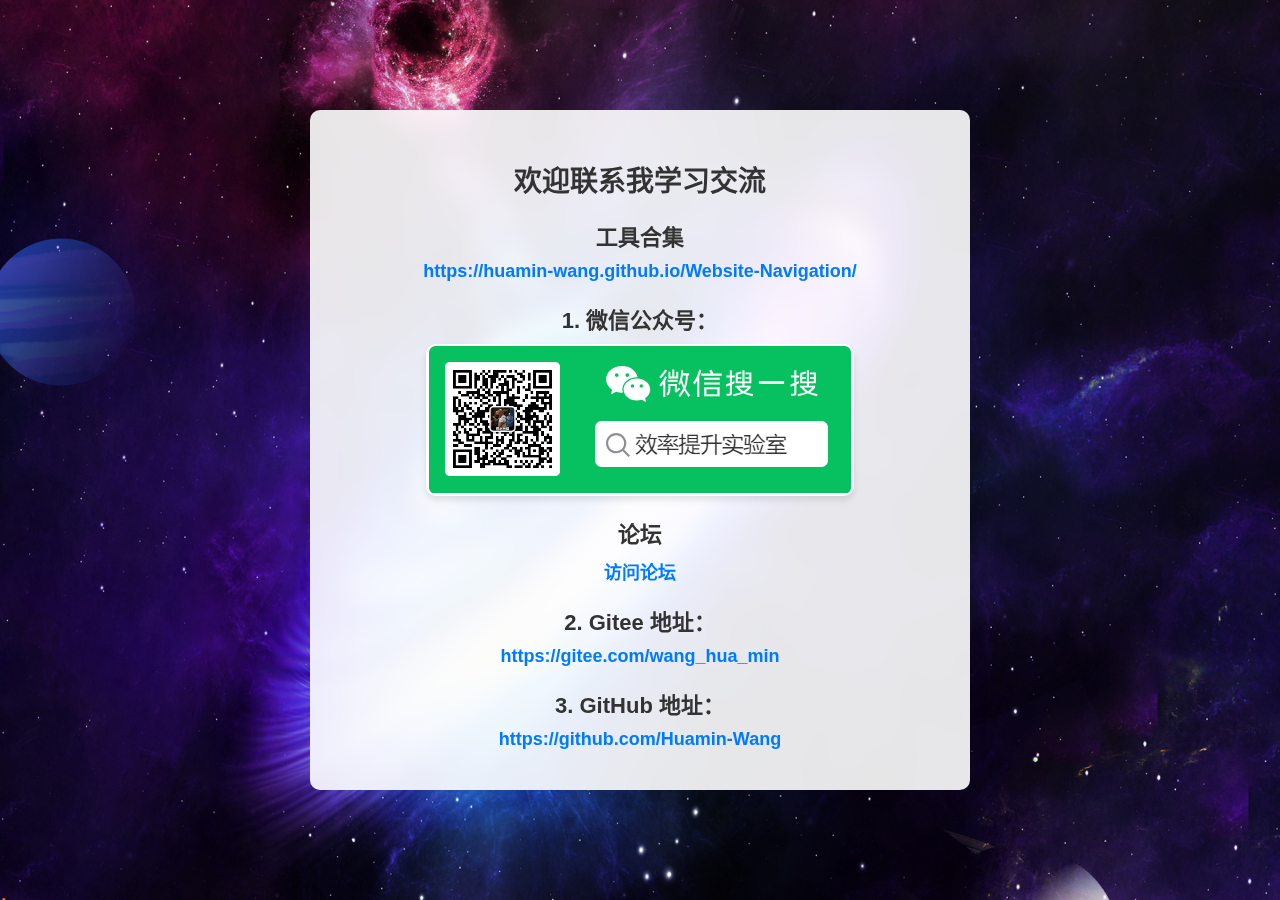
<file: index.html>
<!DOCTYPE html>
<html lang="zh-CN">
<head>
    <meta charset="UTF-8">
    <meta name="viewport" content="width=device-width, initial-scale=1.0">
    <title>欢迎联系我学习交流</title>
    <style>
        body {
            font-family: 'Segoe UI', Tahoma, Geneva, Verdana, sans-serif;
            margin: 0;
            padding: 0;
            background-color: #f4f4f4;
            display: flex;
            justify-content: center;
            align-items: center;
            height: 100vh;
            background-image: url('img/bg.jpeg');
            background-size: cover;
            background-attachment: fixed;
        }
        .container {
            width: 90%;
            max-width: 600px;
            background-color: rgba(255, 255, 255, 0.9);
            padding: 30px;
            box-shadow: 0 0 20px rgba(0, 0, 0, 0.1);
            text-align: center;
            border-radius: 10px;
            backdrop-filter: blur(10px);
            animation: fadeIn 1s ease-out;
        }
        @keyframes fadeIn {
            from { opacity: 0; }
            to { opacity: 1; }
        }
        h1 {
            color: #333333;
            font-size: 28px;
            margin-bottom: 20px;
        }
        h2 {
            color: #333333;
            font-size: 22px;
            margin: 20px 0 10px;
        }
        p {
            color: #555555;
            font-size: 18px;
            margin: 10px 0;
        }
        img {
            display: block;
            margin: 0 auto;
            max-width: 100%;
            height: auto;
            border-radius: 10px;
            box-shadow: 0 4px 6px rgba(0, 0, 0, 0.1);
        }
        a {
            color: #007bff;
            text-decoration: none;
            font-weight: bold;
            transition: color 0.3s ease;
        }
        a:hover {
            color: #0056b3;
        }
    </style>
</head>
<body>
    <div class="container">
        <h1>欢迎联系我学习交流</h1>
        <h2>工具合集</h2>
        <p><a href="https://huamin-wang.github.io/Website-Navigation/" target="_blank">https://huamin-wang.github.io/Website-Navigation/</a></p>
        <h2>1. 微信公众号：</h2>
        <p><img src="img/weixin_code.png" alt="微信公众号：效率提升实验室"></p>
        <h2>论坛</h2>
        <p><a href="forum.html">访问论坛</a></p>
        <h2>2. Gitee 地址：</h2>
        <p><a href="https://gitee.com/wang_hua_min" target="_blank">https://gitee.com/wang_hua_min</a></p>
        <h2>3. GitHub 地址：</h2>
        <p><a href="https://github.com/Huamin-Wang" target="_blank">https://github.com/Huamin-Wang</a></p>
    </div>
</body>
</html>
</file>
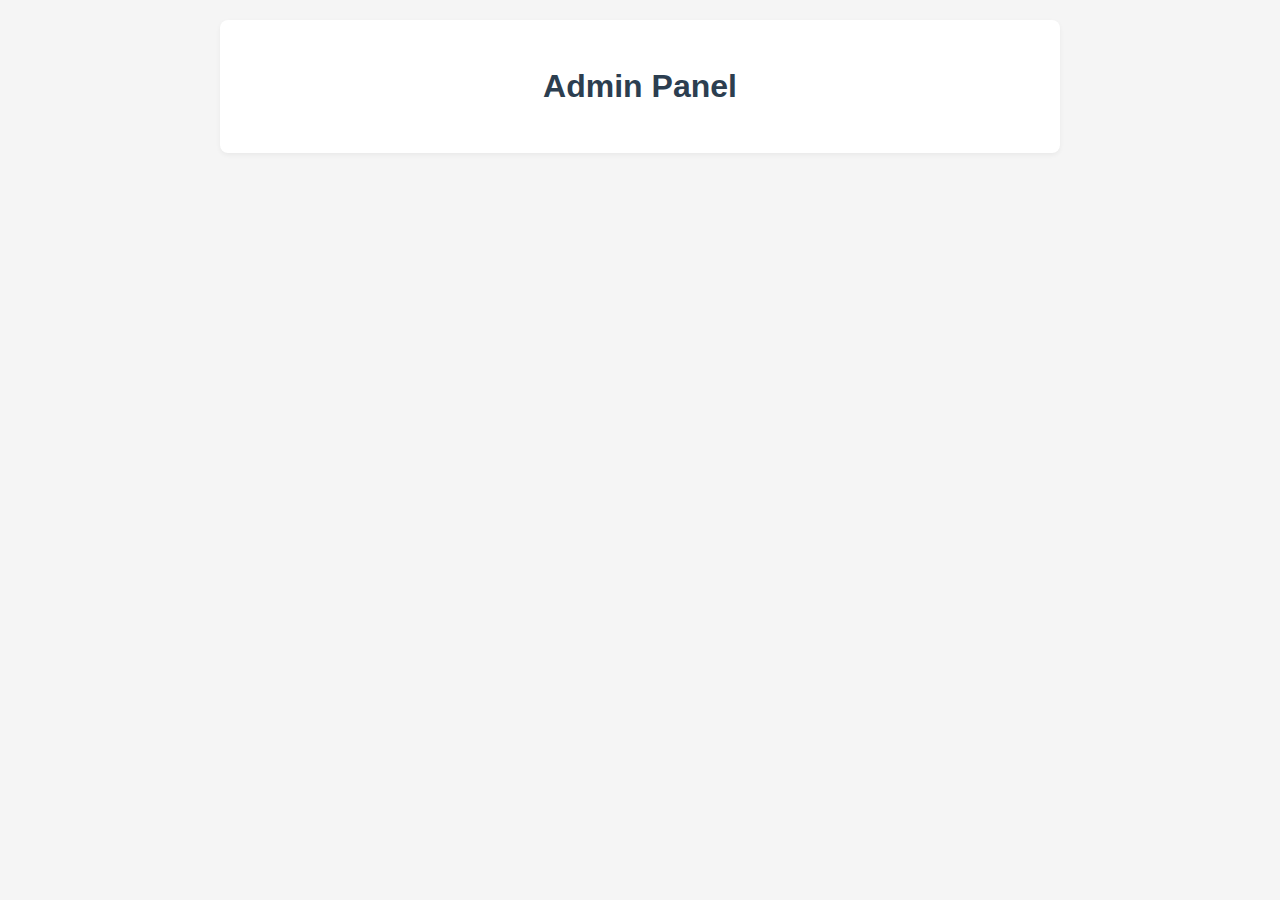
<file: admin.html>
<!DOCTYPE html>
<html lang="en">
<head>
    <meta charset="UTF-8">
    <meta name="viewport" content="width=device-width, initial-scale=1.0">
    <title>Admin Panel</title>
    <link rel="stylesheet" href="styles.css">
    <style>
        body {
            font-family: -apple-system, BlinkMacSystemFont, "Segoe UI", Roboto, sans-serif;
            line-height: 1.6;
            background-color: #f5f5f5;
            color: #333;
            padding: 20px;
        }
        .container {
            max-width: 800px;
            margin: 0 auto;
            padding: 20px;
            background: white;
            border-radius: 8px;
            box-shadow: 0 2px 5px rgba(0,0,0,0.05);
        }
        h1 {
            text-align: center;
            margin-bottom: 20px;
            color: #2c3e50;
        }
        .post {
            margin-bottom: 20px;
            padding: 15px;
            border-bottom: 1px solid #eee;
        }
        .post h3 {
            margin-bottom: 10px;
        }
        .post p {
            margin-bottom: 15px;
        }
        .post button {
            background-color: #3498db;
            color: white;
            border: none;
            border-radius: 4px;
            padding: 8px 12px;
            margin-right: 10px;
            cursor: pointer;
            transition: background-color 0.3s;
        }
        .post button:hover {
            background-color: #2980b9;
        }
        .reply {
            background: #f9f9f9;
            padding: 10px;
            margin-bottom: 10px;
            border-radius: 4px;
        }
        .reply-timestamp {
            color: #666;
            font-size: 0.9rem;
        }
    </style>
</head>
<body>
    <div class="container">
        <h1>Admin Panel</h1>
        <div id="postsList"></div>
    </div>

    <script src="api.js"></script>
    <script src="admin.js"></script>
</body>
</html>
</file>
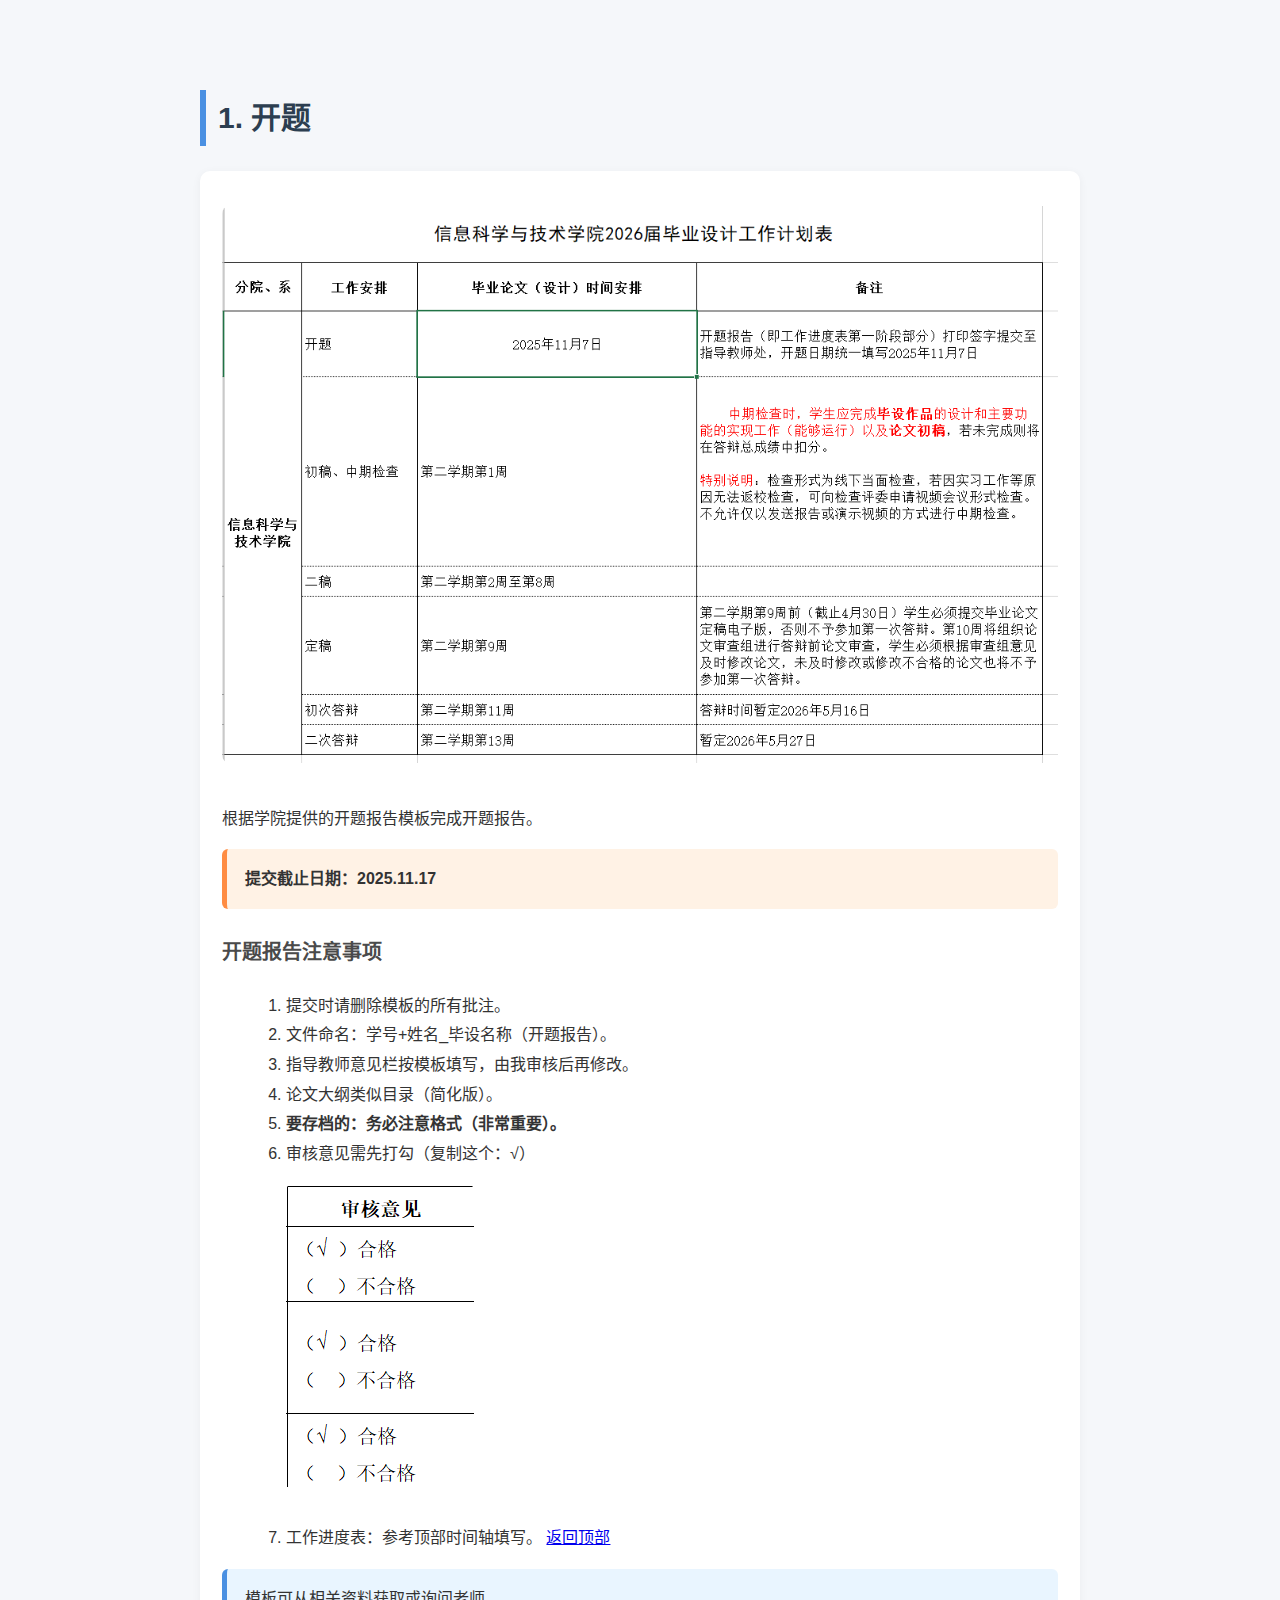
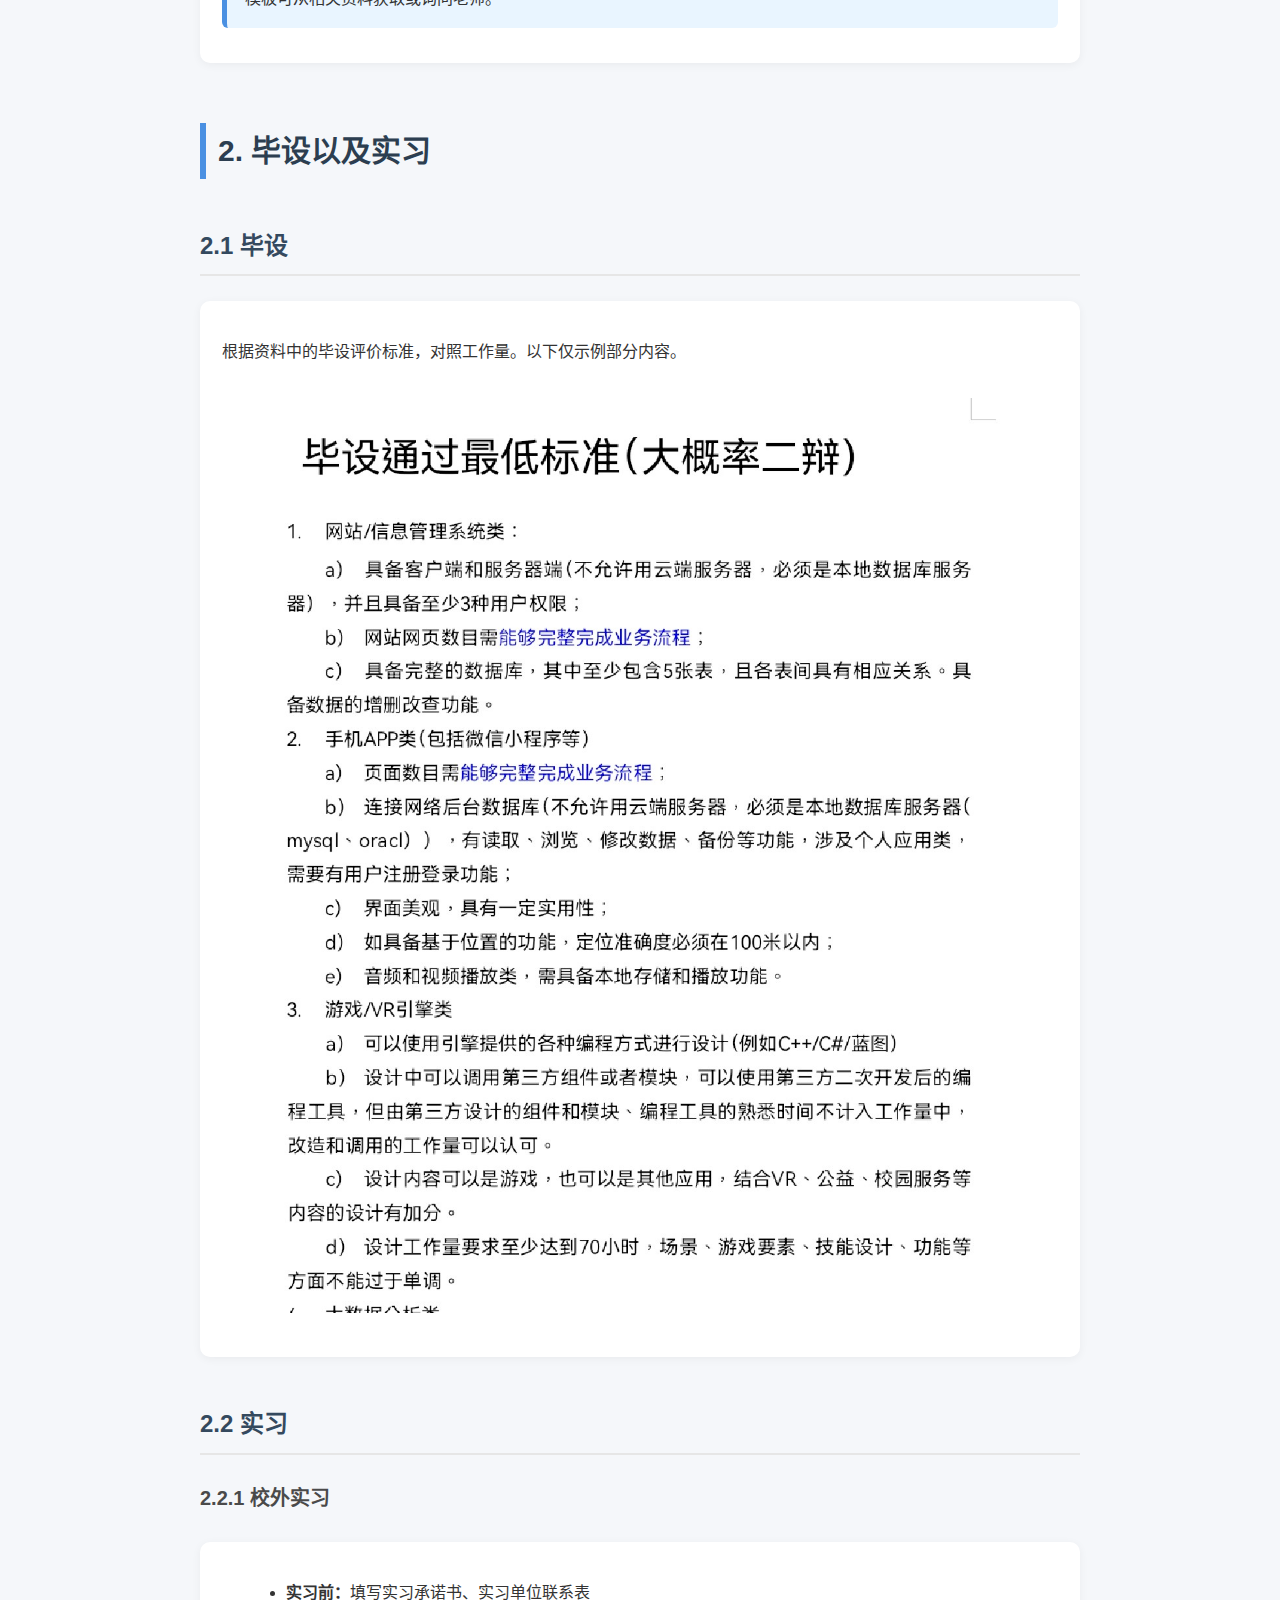
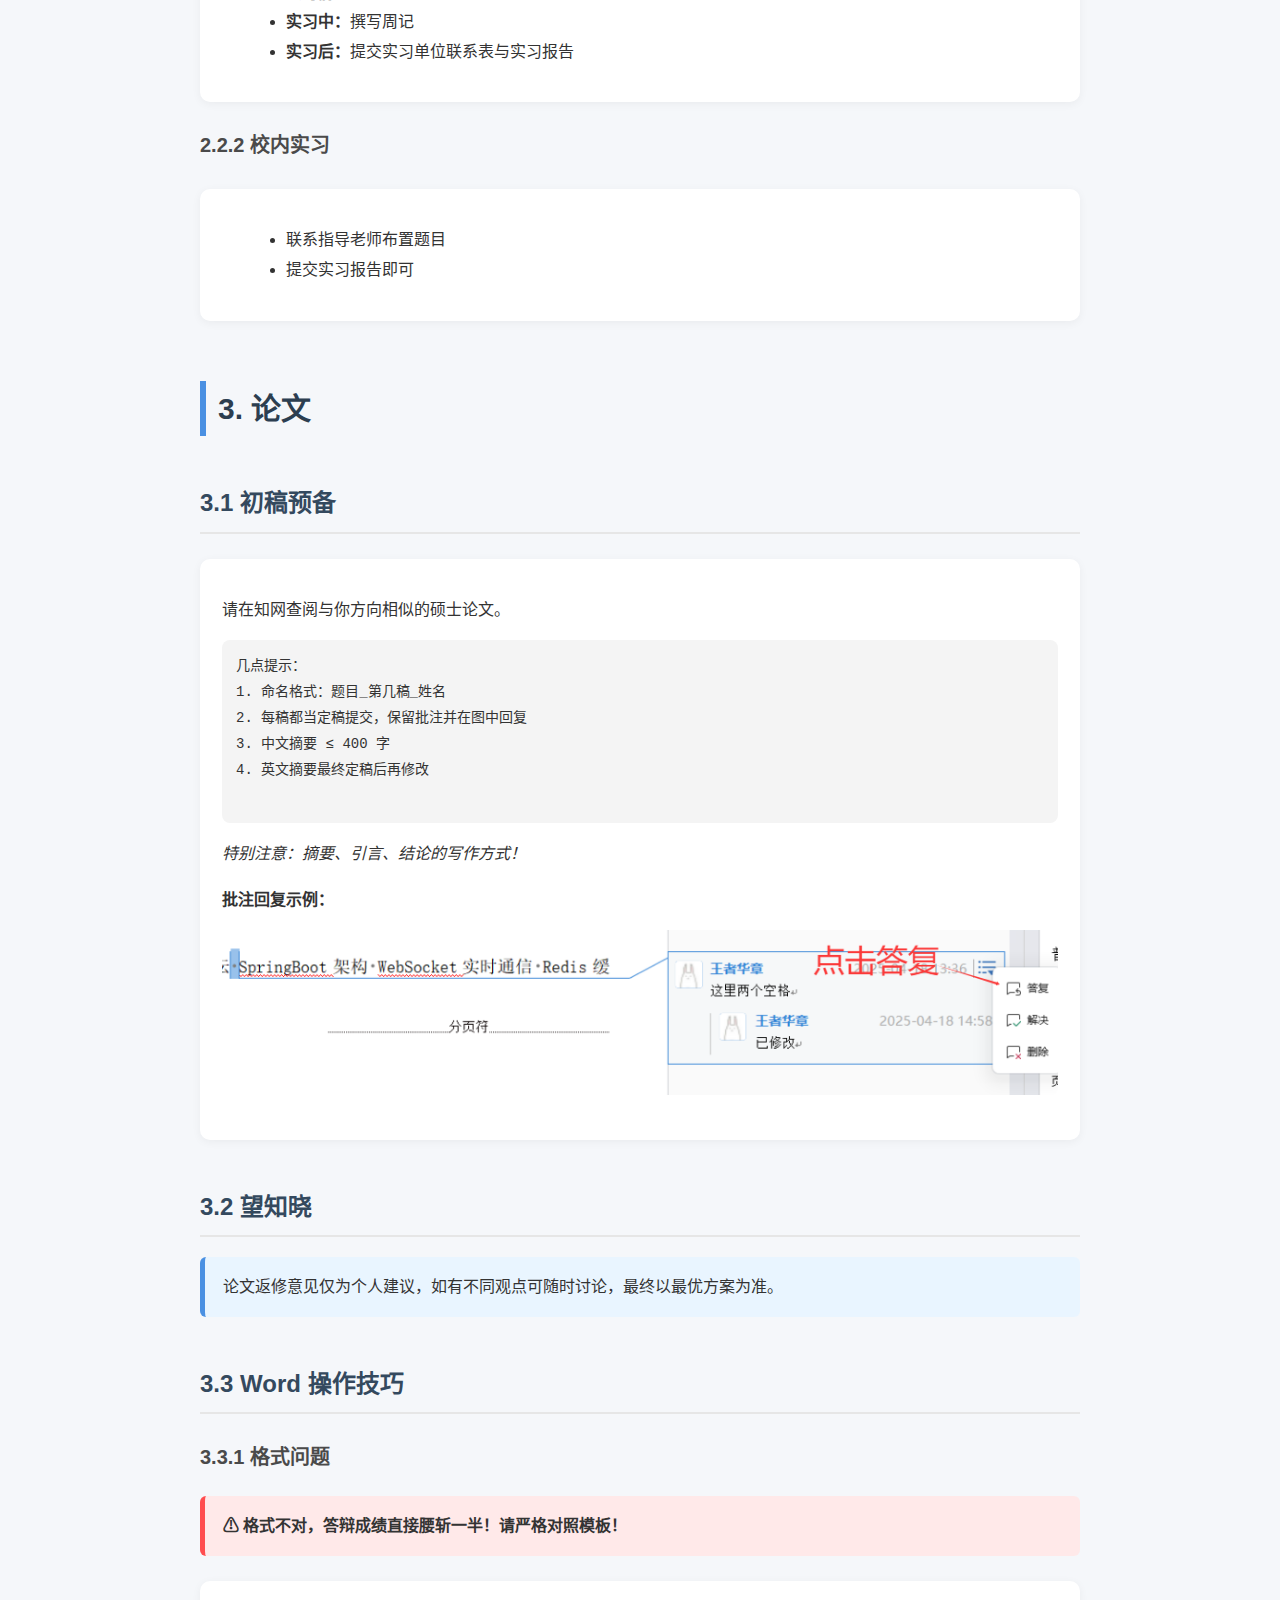
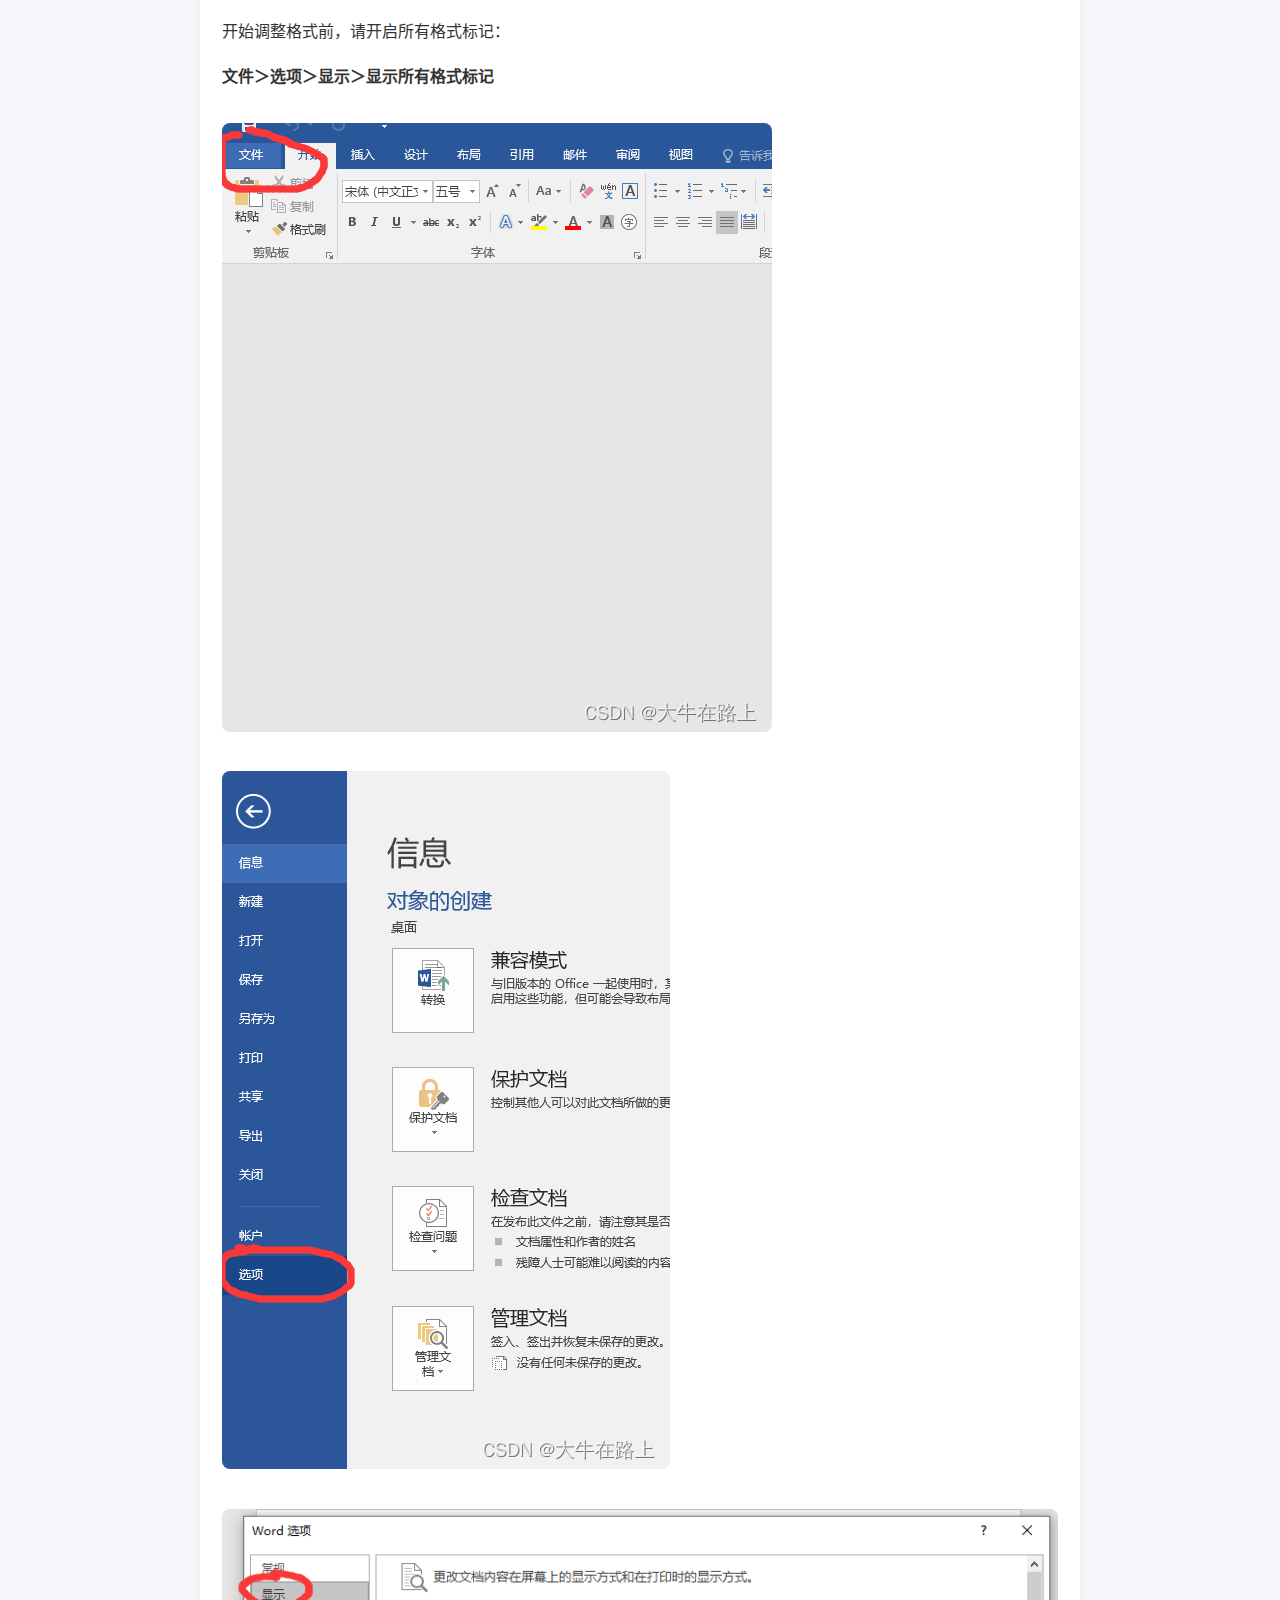
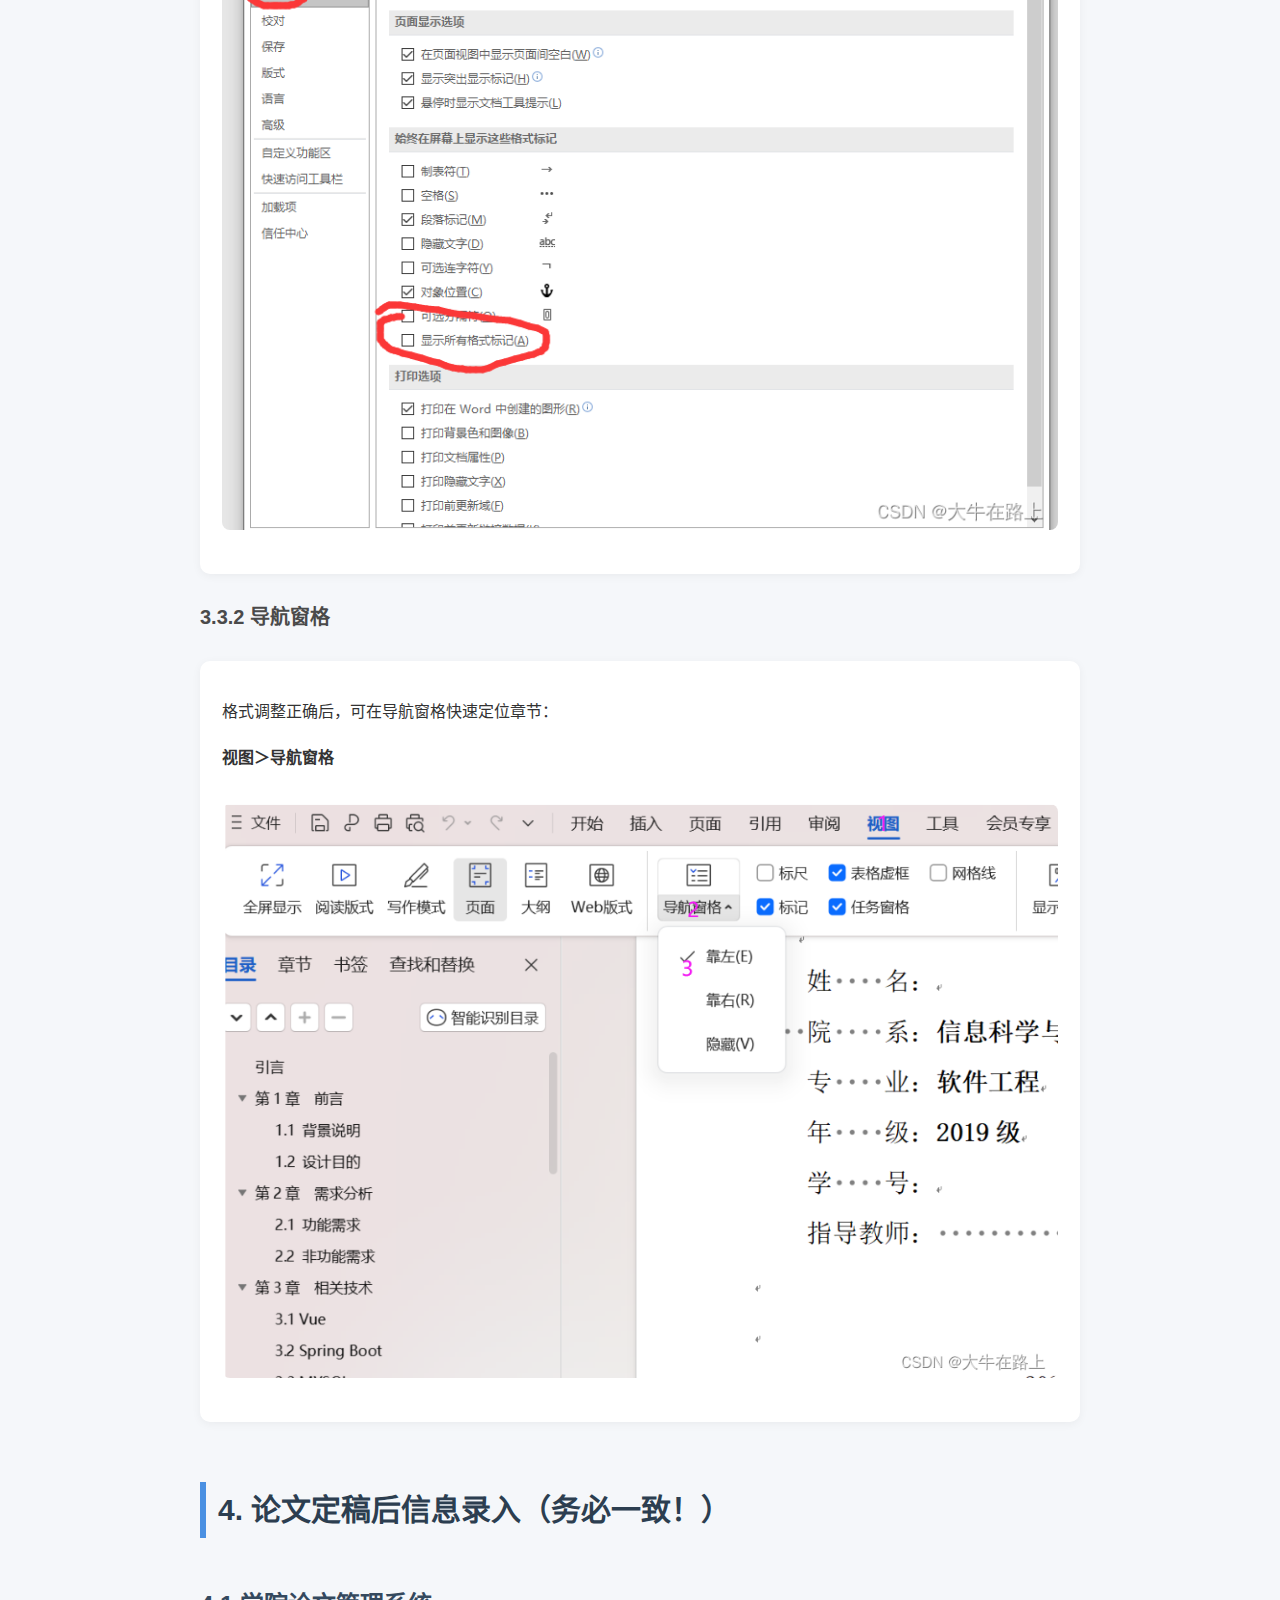
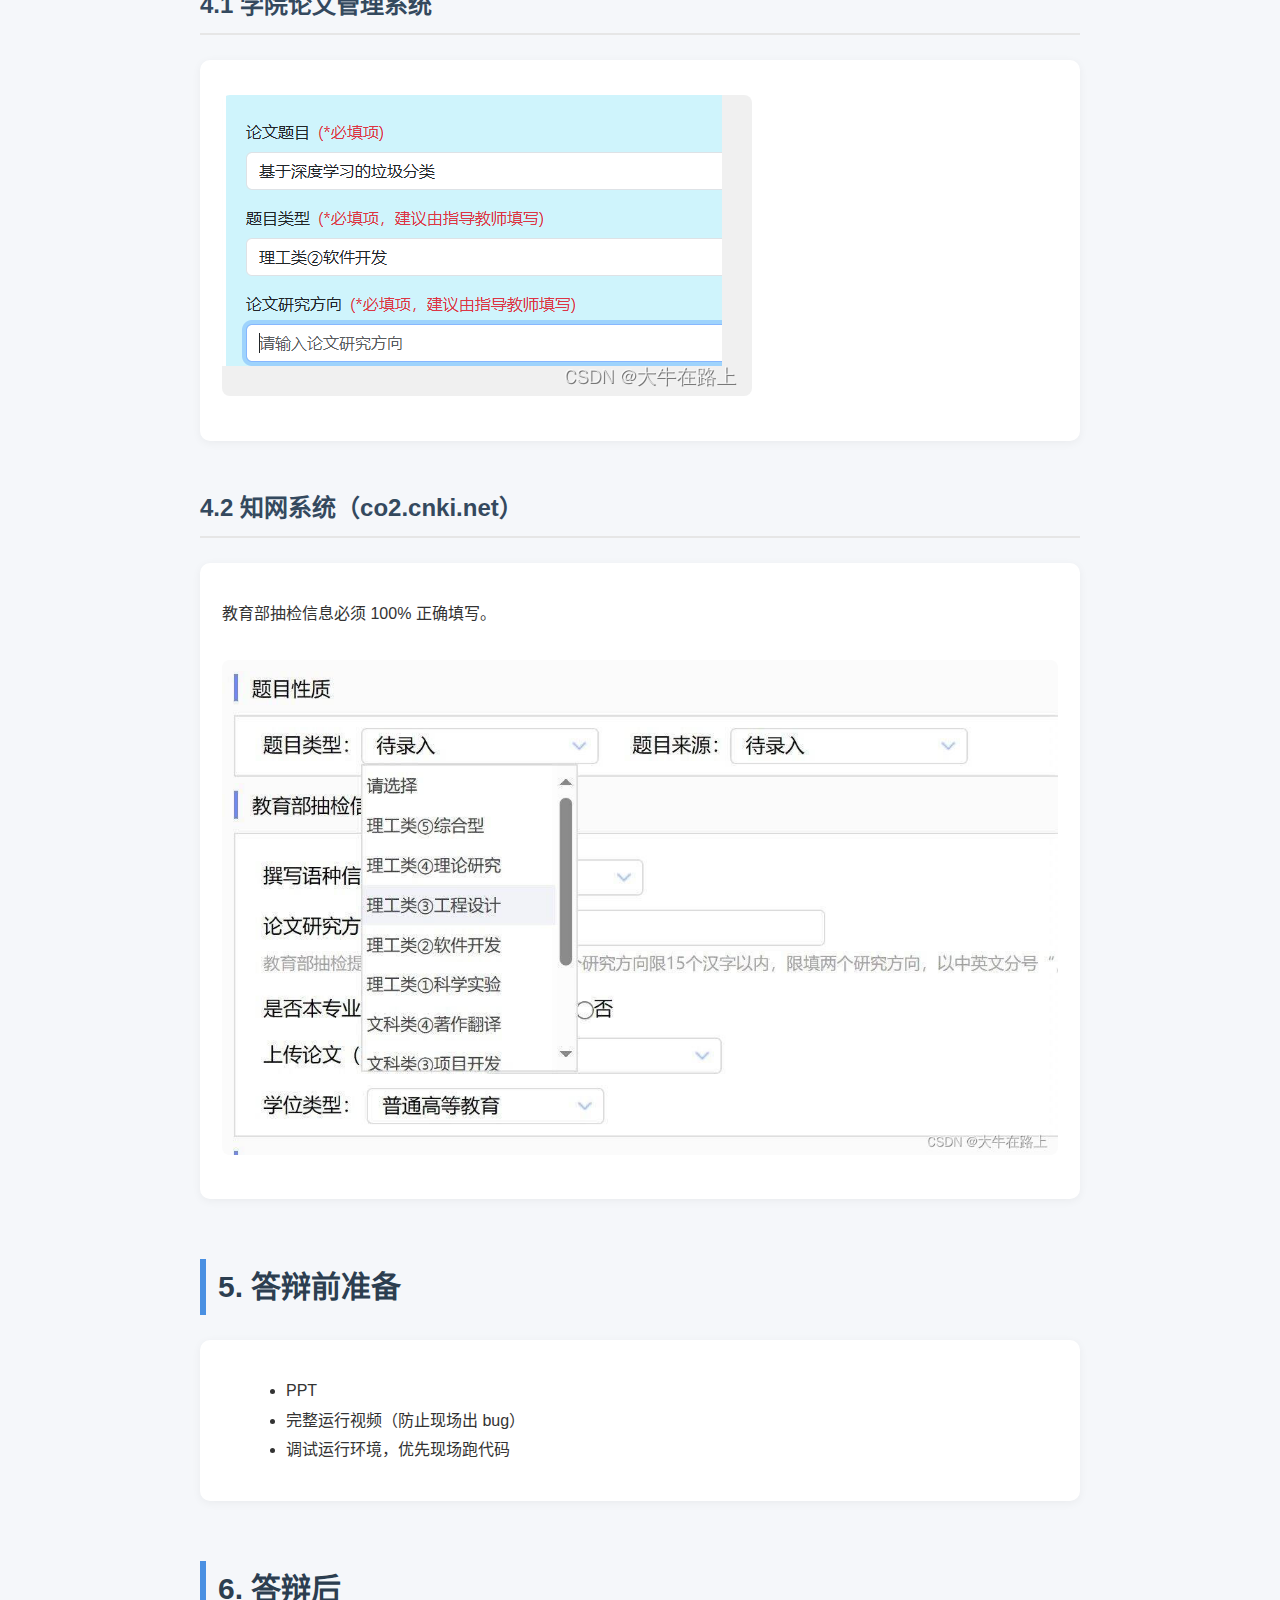
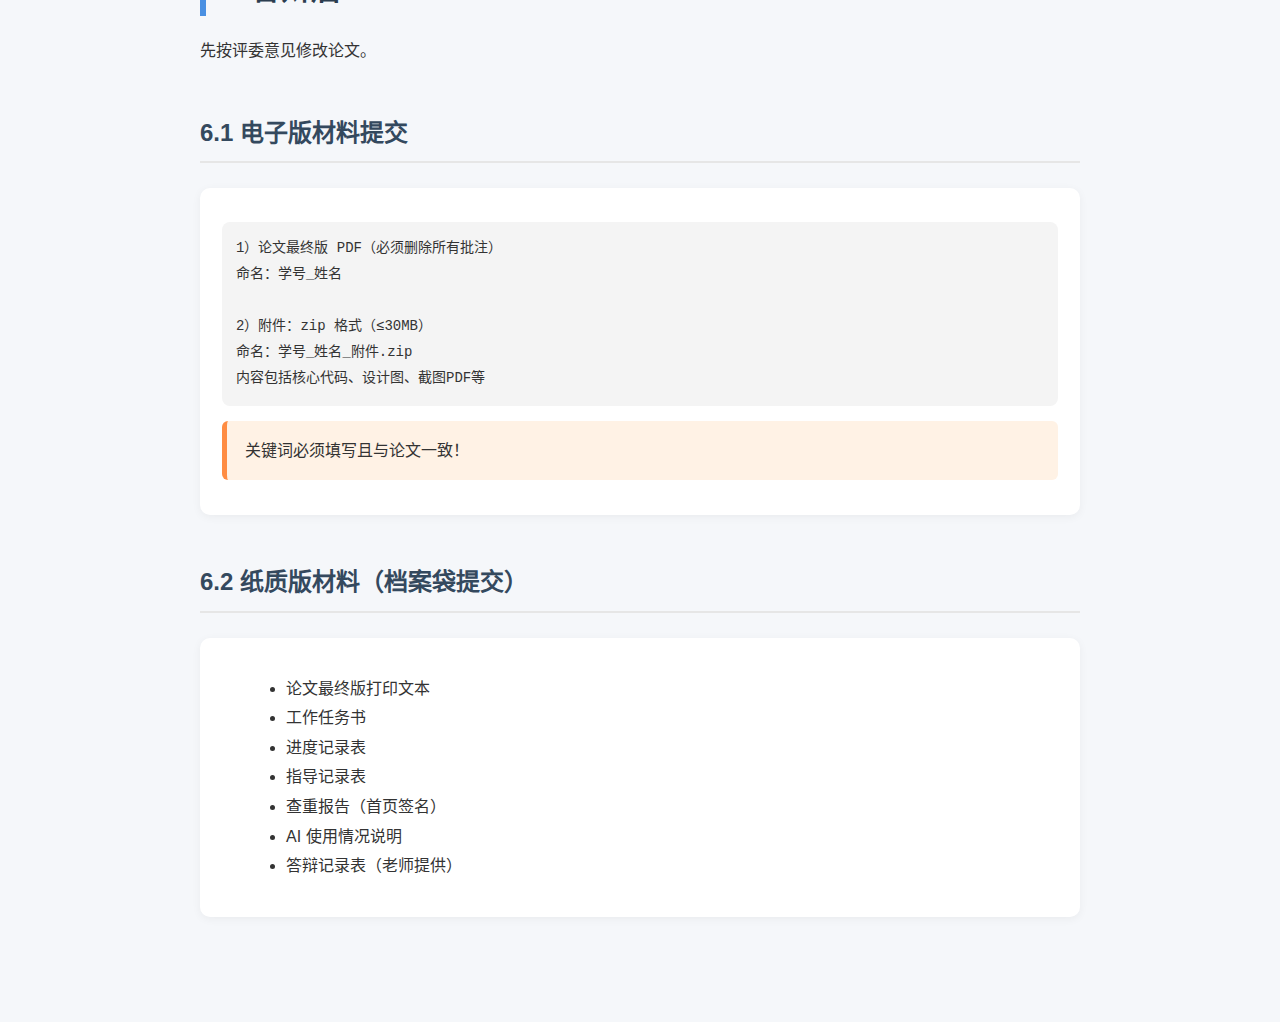
<file: bishe.html>
<!DOCTYPE html>
<html lang="zh-CN">
<head>
<meta charset="UTF-8">
<title>毕业设计与论文说明</title>
<style>
    body {
        font-family: "Microsoft YaHei", sans-serif;
        line-height: 1.85;
        margin: 0;
        padding: 0;
        background: #f5f7fa;
        color: #333;
    }

    /* 容器 */
    .container {
        max-width: 880px;
        margin: auto;
        padding: 30px 20px 80px;
    }

    /* 标题 */
    h1 {
        font-size: 30px;
        margin-top: 60px;
        border-left: 6px solid #4A90E2;
        padding-left: 12px;
        color: #2c3e50;
    }

    h2 {
        font-size: 24px;
        margin-top: 45px;
        color: #34495e;
        border-bottom: 2px solid #e6e6e6;
        padding-bottom: 6px;
    }

    h3 {
        font-size: 20px;
        margin-top: 25px;
        color: #4A4A4A;
    }

    /* 卡片 */
    .card {
        background: #fff;
        padding: 20px 22px;
        margin: 25px 0;
        border-radius: 10px;
        box-shadow: 0px 2px 10px rgba(0,0,0,0.05);
    }

    /* 高亮盒子 */
    .note {
        background: #e9f5ff;
        border-left: 5px solid #4A90E2;
        padding: 15px 18px;
        margin: 15px 0;
        border-radius: 6px;
    }
    .warning {
        background: #fff2e5;
        border-left: 5px solid #ff8c42;
        padding: 15px 18px;
        margin: 15px 0;
        border-radius: 6px;
    }
    .danger {
        background: #ffe9e9;
        border-left: 5px solid #ff4d4f;
        padding: 15px 18px;
        margin: 15px 0;
        border-radius: 6px;
        font-weight: bold;
    }

    /* 图片 */
    img {
        max-width: 100%;
        border-radius: 8px;
        margin: 15px 0;
    }

    /* 代码块 */
    pre, code {
        background: #f4f4f4;
        padding: 14px;
        border-radius: 8px;
        white-space: pre-wrap;
        font-size: 14px;
    }

    /* 返回顶部按钮 */
    #topBtn {
        position: fixed;
        bottom: 30px;
        right: 30px;
        background: #4A90E2;
        color: #fff;
        padding: 12px 16px;
        border-radius: 8px;
        cursor: pointer;
        box-shadow: 0px 2px 10px rgba(0,0,0,0.2);
        display: none;
        font-size: 14px;
        transition: 0.3s;
    }
    #topBtn:hover {
        background: #357ABD;
    }

    /* 列表美化 */
    ul, ol {
        margin-left: 24px;
    }
</style>
</head>
<body>

<div class="container">

<h1 id="开题">1. 开题</h1>

<div class="card">
    <img src="img_2026/plan.png">

    <p>根据学院提供的开题报告模板完成开题报告。</p>

    <div class="warning">
        <strong>提交截止日期：2025.11.17</strong>
    </div>

    <h3>开题报告注意事项</h3>
    <ol>
        <li>提交时请删除模板的所有批注。</li>
        <li>文件命名：学号+姓名_毕设名称（开题报告）。</li>
        <li>指导教师意见栏按模板填写，由我审核后再修改。</li>
        <li>论文大纲类似目录（简化版）。</li>
        <li><strong>要存档的：务必注意格式（非常重要）。</strong></li>
        <li>
            审核意见需先打勾（复制这个：√）<br>
            <img src="img_2026/dagou.png">
        </li>
        <li>工作进度表：参考顶部时间轴填写。  
            <a href="#开题">返回顶部</a>
        </li>
    </ol>

    <div class="note">
        模板可从相关资料获取或询问老师。
    </div>
</div>


<h1>2. 毕设以及实习</h1>

<h2>2.1 毕设</h2>
<div class="card">
    <p>根据资料中的毕设评价标准，对照工作量。以下仅示例部分内容。</p>
    <img src="img_2026/bishe_yaoqiu.jpg">
</div>

<h2>2.2 实习</h2>

<h3>2.2.1 校外实习</h3>
<div class="card">
    <ul>
        <li><strong>实习前：</strong>填写实习承诺书、实习单位联系表</li>
        <li><strong>实习中：</strong>撰写周记</li>
        <li><strong>实习后：</strong>提交实习单位联系表与实习报告</li>
    </ul>
</div>

<h3>2.2.2 校内实习</h3>
<div class="card">
    <ul>
        <li>联系指导老师布置题目</li>
        <li>提交实习报告即可</li>
    </ul>
</div>


<h1>3. 论文</h1>

<h2>3.1 初稿预备</h2>
<div class="card">

    <p>请在知网查阅与你方向相似的硕士论文。</p>

    <pre>
几点提示：
1. 命名格式：题目_第几稿_姓名
2. 每稿都当定稿提交，保留批注并在图中回复
3. 中文摘要 ≤ 400 字
4. 英文摘要最终定稿后再修改
    </pre>

    <p><em>特别注意：摘要、引言、结论的写作方式！</em></p>

    <strong>批注回复示例：</strong>
    <img src="img_2026/pizhuhuifu.png">
</div>

<h2>3.2 望知晓</h2>
<div class="note">
论文返修意见仅为个人建议，如有不同观点可随时讨论，最终以最优方案为准。
</div>

<h2>3.3 Word 操作技巧</h2>

<h3>3.3.1 格式问题</h3>
<div class="danger">
⚠ 格式不对，答辩成绩直接腰斩一半！请严格对照模板！
</div>

<div class="card">
    <p>开始调整格式前，请开启所有格式标记：</p>
    <p><strong>文件＞选项＞显示＞显示所有格式标记</strong></p>
    <img src="img_2026/world1.png">
    <img src="img_2026/world2.png">
    <img src="img_2026/world3.png">
</div>

<h3>3.3.2 导航窗格</h3>
<div class="card">
    <p>格式调整正确后，可在导航窗格快速定位章节：</p>
    <p><strong>视图＞导航窗格</strong></p>
    <img src="img_2026/daohanchaunge.png">
</div>


<h1>4. 论文定稿后信息录入（务必一致！）</h1>

<h2>4.1 学院论文管理系统</h2>
<div class="card">
    <img src="img_2026/zhiwang1.png">
</div>

<h2>4.2 知网系统（co2.cnki.net）</h2>
<div class="card">
    <p>教育部抽检信息必须 100% 正确填写。</p>
    <img src="img_2026/zhiwang22.jpeg">
</div>


<h1>5. 答辩前准备</h1>
<div class="card">
    <ul>
        <li>PPT</li>
        <li>完整运行视频（防止现场出 bug）</li>
        <li>调试运行环境，优先现场跑代码</li>
    </ul>
</div>


<h1>6. 答辩后</h1>
<p>先按评委意见修改论文。</p>

<h2>6.1 电子版材料提交</h2>
<div class="card">
<pre>
1）论文最终版 PDF（必须删除所有批注）
命名：学号_姓名

2）附件：zip 格式（≤30MB）
命名：学号_姓名_附件.zip
内容包括核心代码、设计图、截图PDF等
</pre>

<div class="warning">
关键词必须填写且与论文一致！
</div>
</div>

<h2>6.2 纸质版材料（档案袋提交）</h2>
<div class="card">
    <ul>
        <li>论文最终版打印文本</li>
        <li>工作任务书</li>
        <li>进度记录表</li>
        <li>指导记录表</li>
        <li>查重报告（首页签名）</li>
        <li>AI 使用情况说明</li>
        <li>答辩记录表（老师提供）</li>
    </ul>
</div>

</div>

<!-- 返回顶部按钮 -->
<div id="topBtn" onclick="window.scrollTo({top:0, behavior:'smooth'})">返回顶部</div>

<script>
window.onscroll = function() {
    const btn = document.getElementById("topBtn");
    btn.style.display = document.documentElement.scrollTop > 300 ? "block" : "none";
};
</script>

</body>
</html>
</file>
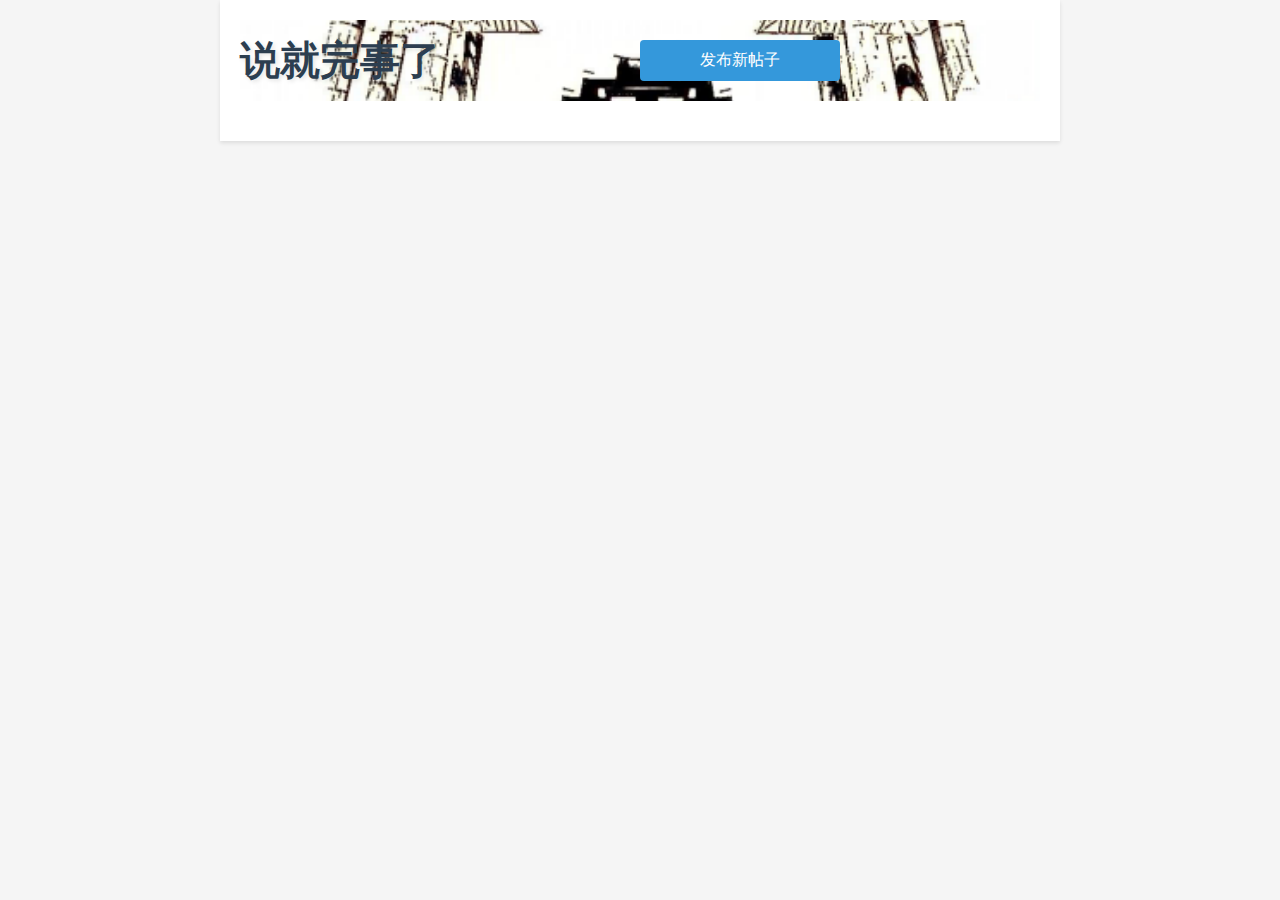
<file: forum.html>
<!DOCTYPE html>
<html lang="en">
<head>
    <meta charset="UTF-8">
    <meta name="viewport" content="width=device-width, initial-scale=1.0">
    <title>匿名学习吐槽站</title>
    <link rel="stylesheet" href="styles.css">
    <style>
        body {
            font-family: -apple-system, BlinkMacSystemFont, "Segoe UI", Roboto, sans-serif;
            line-height: 1.6;
            background-color: #f5f5f5;
            color: #333;
            margin: 0;
            padding: 0;
        }
        .container {
            max-width: 800px;
            margin: 0 auto;
            padding: 20px;
        }
        .header {
            display: flex;
            justify-content: space-between;
            align-items: center;
            margin-bottom: 20px;
        }
        .header h1 {
            margin: 0;
            color: #2c3e50;
        }
        #postButton {
            background-color: #3498db;
            color: white;
            border: none;
            border-radius: 4px;
            padding: 10px 15px;
            cursor: pointer;
            transition: background-color 0.3s;
        }
        #postButton:hover {
            background-color: #2980b9;
        }
        #postForm {
            background: white;
            padding: 20px;
            border-radius: 8px;
            box-shadow: 0 2px 5px rgba(0,0,0,0.05);
            margin-bottom: 20px;
        }
        #postForm input, #postForm textarea {
            width: 100%;
            padding: 10px;
            margin-bottom: 10px;
            border: 1px solid #ddd;
            border-radius: 4px;
        }
        #postForm textarea {
            min-height: 100px;
            resize: vertical;
        }
        #postForm button {
            background-color: #3498db;
            color: white;
            border: none;
            border-radius: 4px;
            padding: 10px 15px;
            cursor: pointer;
            transition: background-color 0.3s;
        }
        #postForm button:hover {
            background-color: #2980b9;
        }
        #loadingIndicator {
            position: fixed;
            top: 50%;
            left: 50%;
            transform: translate(-50%, -50%);
            background: rgba(0,0,0,0.8);
            color: white;
            padding: 15px 25px;
            border-radius: 8px;
            z-index: 1000;
        }
        #loadingMessage {
            text-align: center;
            padding: 20px;
            margin-bottom: 20px;
            background: #f9f9f9;
            border-radius: 4px;
            display: none;
        }
        .post {
            background: white;
            padding: 20px;
            border-radius: 8px;
            box-shadow: 0 2px 5px rgba(0,0,0,0.05);
            margin-bottom: 20px;
        }
        .post-title {
            color: #3498db;
            text-decoration: none;
            font-size: 1.2rem;
            font-weight: bold;
        }
        .post-title:hover {
            text-decoration: underline;
        }
        .timestamp {
            color: #666;
            font-size: 0.9rem;
            margin-top: 5px;
        }
        .post-image {
            max-width: 100%;
            height: auto;
            border-radius: 8px;
            margin: 10px 0;
            cursor: pointer;
        }
        #pagination {
            display: flex;
            justify-content: center;
            margin-top: 20px;
        }
        #pagination button {
            background-color: #3498db;
            color: white;
            border: none;
            border-radius: 4px;
            padding: 8px 12px;
            margin: 0 5px;
            cursor: pointer;
            transition: background-color 0.3s;
        }
        #pagination button.active {
            background-color: #2980b9;
        }
        #pagination button:hover:not(.active) {
            background-color: #2980b9;
        }
        @media (max-width: 600px) {
            .header {
                flex-direction: column;
                align-items: flex-start;
            }
            #postButton {
                margin-top: 10px;
            }
        }
    </style>
</head>
<body>
    <div class="container">
        <div class="header">
            <h1>说就完事了</h1>
            <button id="postButton">发布新帖子</button>
        </div>
        <div id="postForm" style="display: none;">
            <form id="postFormElement">
                <input type="text" id="postTitle" placeholder="帖子标题" required>
                <textarea id="postContent" placeholder="帖子内容" required></textarea>
                <input type="file" id="postImage" accept="image/*">
                <button type="submit">发帖</button>
            </form>
            <p id="statusMessage"></p>
            <div id="loadingIndicator" style="display:none;">图片有点大，正在提交，请稍候...</div>
        </div>
        <div id="loadingMessage"></div>
        <div id="posts"></div>
        <div id="pagination"></div>
    </div>

    <script src="api.js"></script>
    <script src="postForm.js"></script>
    <script src="postList.js"></script>
</body>
</html>
</file>
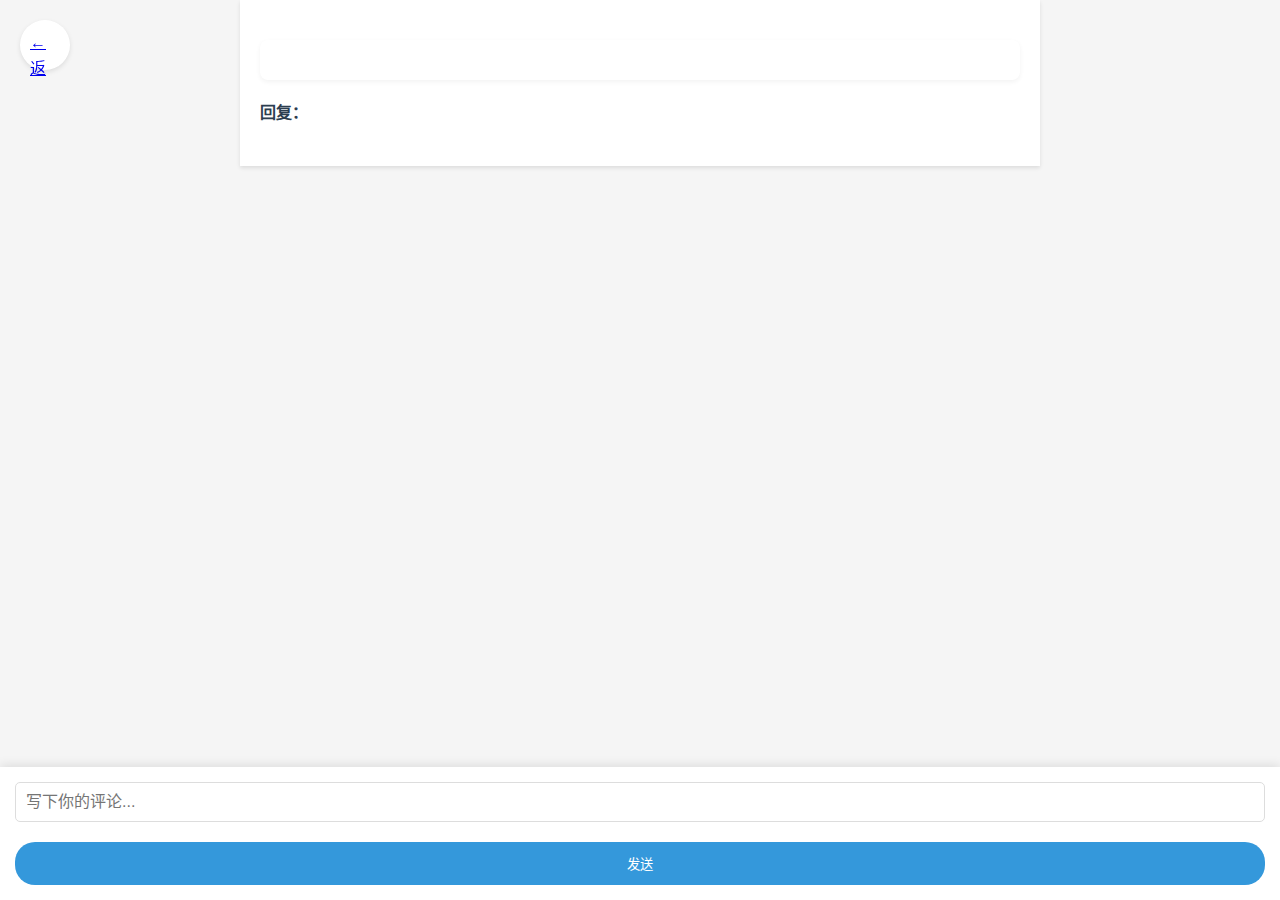
<file: post.html>
<!DOCTYPE html>
<html lang="zh-CN">
<head>
    <meta charset="UTF-8">
    <meta name="viewport" content="width=device-width, initial-scale=1.0">
    <title>帖子详情</title>
    <link rel="stylesheet" href="styles.css">
    <style>
        * {
            margin: 0;
            padding: 0;
            box-sizing: border-box;
        }
        body {
            font-family: -apple-system, BlinkMacSystemFont, "Segoe UI", Roboto, sans-serif;
            line-height: 1.6;
            background-color: #f5f5f5;
            color: #333;
            padding-bottom: 80px;
        }
        .container {
            max-width: 800px;
            margin: 0 auto;
            padding: 20px;
        }
        .back-to-home {
            position: fixed;
            top: 20px;
            left: 20px;
            z-index: 100;
            background: white;
            padding: 10px;
            border-radius: 50%;
            box-shadow: 0 2px 5px rgba(0,0,0,0.1);
            transition: transform 0.3s;
        }
        .back-to-home:hover {
            transform: scale(1.1);
        }
        .home-icon {
            width: 24px;
            height: 24px;
        }
        #postTitle {
            font-size: 1.8rem;
            margin: 20px 0;
            color: #2c3e50;
        }
        #postContent {
            background: white;
            padding: 20px;
            border-radius: 8px;
            box-shadow: 0 2px 5px rgba(0,0,0,0.05);
            margin-bottom: 20px;
            font-size: 1.1rem;
        }
        #postImage {
            border-radius: 8px;
            margin: 15px 0;
            box-shadow: 0 2px 5px rgba(0,0,0,0.1);
        }
        .timestamp {
            color: #666;
            font-size: 0.9rem;
            margin: 10px 0;
        }
        h4 {
            margin: 20px 0 15px;
            color: #2c3e50;
        }
        #replies {
            margin-bottom: 20px;
        }
        .reply-item {
            background: white;
            padding: 15px;
            border-radius: 8px;
            margin-bottom: 10px;
            box-shadow: 0 1px 3px rgba(0,0,0,0.05);
        }
        #replyForm {
            position: fixed;
            bottom: 0;
            left: 0;
            right: 0;
            background: white;
            padding: 15px;
            box-shadow: 0 -2px 10px rgba(0,0,0,0.1);
            display: flex;
            gap: 10px;
        }
        #replyInput {
            flex: 1;
            padding: 12px;
            border: 1px solid #ddd;
            border-radius: 20px;
            font-size: 1rem;
            outline: none;
            transition: border-color 0.3s;
        }
        #replyInput:focus {
            border-color: #3498db;
        }
        #replyForm button {
            background-color: #3498db;
            color: white;
            border: none;
            border-radius: 20px;
            padding: 12px 25px;
            cursor: pointer;
            transition: background-color 0.3s;
        }
        #replyForm button:hover {
            background-color: #2980b9;
        }
        #loadingIndicator {
            position: fixed;
            top: 50%;
            left: 50%;
            transform: translate(-50%, -50%);
            background: rgba(0,0,0,0.8);
            color: white;
            padding: 15px 25px;
            border-radius: 8px;
            z-index: 1000;
        }
        @media (max-width: 600px) {
            .container {
                padding: 15px;
            }
            #postTitle {
                font-size: 1.5rem;
                margin-top: 60px;
            }
            .back-to-home {
                top: 40px;
                left: 40px;
            }

        }

    </style>
</head>
<body>
    <a href="forum.html" class="back-to-home">
      ←返
    </a>

    <div class="container">
        <h1 id="postTitle"></h1>
        <div id="postContent"></div>
        <img id="postImage" style="display:none; max-width:100%; height:auto;" alt="Post Image">
        <div class="timestamp" id="postTimestamp"></div>

        <h4>回复：</h4>
        <div id="replies"></div>

        <form id="replyForm">
            <input type="text" placeholder="写下你的评论..." id="replyInput" required>
            <button type="submit">发送</button>
        </form>
        <div id="loadingIndicator" style="display:none;">
            评论正在提交，等我消失后再退出评论才可提交成功<br>
            tips:点赞功能很慢，耐心等待哦✿
        </div>
    </div>

    <script src="api.js"></script>
    <script src="postDetail.js"></script>
    <script>
        document.querySelector('.back-to-home').addEventListener('click', function(event) {
            event.preventDefault();
            const link = this;
            document.body.style.transition = 'opacity 0.5s';
            document.body.style.opacity = '0';
            setTimeout(() => {
                window.location.href = link.href;
            }, 500);
        });

        document.body.style.opacity = '0';
        window.onload = function() {
            document.body.style.transition = 'opacity 0.3s';
            document.body.style.opacity = '1';
        };
    </script>
</body>
</html>
</file>
<file: styles.css>
body {
    font-family: 'Arial', sans-serif;
    background-color: #d3d1bf;
    margin: 0;
    padding: 0;
    color: #333;
}


.container {
    max-width: 800px;
    margin: 30px auto;
    padding: 20px;
    background-color: #fff;

    box-shadow: 0 2px 4px rgba(0, 0, 0, 0.1);
}
/* styles.css */
.header {
    background-image: url('img/学校大门(小体积).png');
    background-size: cover;
    background-position: center;
    height: auto; /* Default height for larger screens */
}

/* Media query for smaller screens */
@media (max-width: 600px) {
    .header {
        height: 160px; /* 适应手机尺寸 */
        background-size: contain; /* Adjust background size to fit smaller screens */
    }
}
h1 {
    text-align: center;
    color: #333;
}
/* styles.css */
img {
    max-width: 100%;
    height: auto;
    display: block;
    margin: 0 auto;
    border-radius: 10px;
    box-shadow: 0 4px 6px rgba(0, 0, 0, 0.1);
}
#postButton {
    display: block;
    width: 200px;
    margin: 20px auto;
    padding: 10px;
    font-size: 16px;
    color: #fff;
    background-color: #4CAF50;
    border: none;
    border-radius: 5px;
    cursor: pointer;
    transition: background-color 0.3s ease;
}

#postButton:hover {
    background-color: #45a049;
}

#postForm {
    display: none;
    margin-top: 20px;
}

#postForm form {
    display: flex;
    flex-direction: column;
    width: 100%;
}
/* styles.css */
#replyForm {
    display: flex;
    flex-direction: column;
    margin-top: 20px;
}

#replyForm input {
    padding: 10px;
    margin-bottom: 10px;
    border: 1px solid #ddd;
    border-radius: 5px;
    width: 100%;
    box-sizing: border-box;
}

#replyForm button {
    padding: 10px;
    background-color: #5bc0de;
    border: none;
    border-radius: 5px;
    cursor: pointer;
    transition: background-color 0.3s ease;
}

#replyForm button:hover {
    background-color: #45b1db;
}
/* styles.css */
#postForm form textarea {
    padding: 10px;
    margin-bottom: 10px;
    border: 1px solid #ddd;
    border-radius: 5px;
    resize: vertical;
    height: 30px; /* Increase height */
    width: 100%; /* Ensure it takes full width */
}

#postForm form textarea {
    resize: vertical;
}

#postForm form button {
    padding: 10px;
    background-color: #5bc0de;
    border: none;
    border-radius: 5px;
    cursor: pointer;
    transition: background-color 0.3s ease;
}

#postForm form button:hover {
    background-color: #45b1db;
}

h2 {
    text-align: center;
    margin-top: 20px;
}

.post {
    background-color: #fafafa;
    border: 1px solid #ddd;
    padding: 15px;
    margin-top: 20px;
    border-radius: 5px;
}

.post-title,
.post-content {
    margin-bottom: 10px;
}

.timestamp {
    font-size: 14px;
    color: #888;
}

.reply {
    background-color: #eef2f7;
    border-left: 5px solid #007bff;
    padding: 10px;
    margin-top: 10px;
    border-radius: 5px;
}

.reply-timestamp {
    font-size: 12px;
    color: #888;
}

#pagination {
    text-align: center;
    margin-top: 20px;
}

#pagination button {
    padding: 5px 10px;
    margin: 2px;
    cursor: pointer;
    background-color: #f0f0f0;
    border: 1px solid #ddd;
    border-radius: 5px;
    transition: background-color 0.3s ease;
}

#pagination button.active {
    background-color: #007bff;
    color: white;
}

#pagination button:hover {
    background-color: #45a049;
}
/* styles.css */
.liked {
    color: #ff0000;
}

.disliked {
    color: #0000ff;
}

.like-animation {
    animation: likeEffect 0.5s ease-in-out;
}

.dislike-animation {
    animation: dislikeEffect 0.5s ease-in-out;
}

@keyframes likeEffect {
    0% { transform: scale(1); }
    25% { transform: scale(1.2); }
    50% { transform: scale(1.5); }
    75% { transform: scale(1.2); }
    100% { transform: scale(1); }
}

@keyframes dislikeEffect {
    0% { transform: scale(1); }
    25% { transform: scale(1.2); }
    50% { transform: scale(1.5); }
    75% { transform: scale(1.2); }
    100% { transform: scale(1); }
}
/* styles.css */
.posts-container-adjusted {
    position: relative;
    top: 0px; /* Reset top position when form is hidden */
}
/* styles.css */
.header h1 {
    font-family: 'Georgia', serif;
    font-size: 2.5em;
    color: #333;
    text-shadow: 2px 2px 4px rgba(0, 0, 0, 0.1);
}

.header h2 {
    font-family: 'Courier New', Courier, monospace;
    font-size: 1.5em;
    color: #555;
    text-shadow: 1px 1px 3px rgba(0, 0, 0, 0.1);
    margin-top: 10px;
    margin-bottom: 20px;
    border-bottom: 2px solid #ddd;
    padding-bottom: 10px;
}/* Add animation for the h2 element */
/* styles.css */
/* Add animation for the h2 element */
@keyframes highlightText {
    0% { color: #555; }
    50% { color: #ff6347; }
    100% { color: #555; }
}

.highlight-animation {
    animation: highlightText 1s ease-in-out;
}
/* 返回首页按钮 */
.back-to-home {
    position: fixed;
    top: 20px;
    left: 20px;
    z-index: 1000;
    display: inline-block;
    width: 50px;
    height: 50px;
    background-color: #4CAF50; /* 按钮背景色 */
    border-radius: 50%;
    box-shadow: 0 4px 8px rgba(0, 0, 0, 0.3);
    transition: transform 0.3s ease, box-shadow 0.3s ease;
}

.home-icon {
    width: 100%;
    height: 100%;
    padding: 10px;
    object-fit: contain;
}

.back-to-home:hover {
    transform: scale(1.1); /* 悬停时放大 */
    box-shadow: 0 8px 16px rgba(0, 0, 0, 0.3); /* 阴影变大 */
}

.back-to-home:active {
    transform: scale(0.9); /* 点击时缩小 */
    box-shadow: 0 2px 4px rgba(0, 0, 0, 0.3); /* 阴影缩小 */
}
</file>
